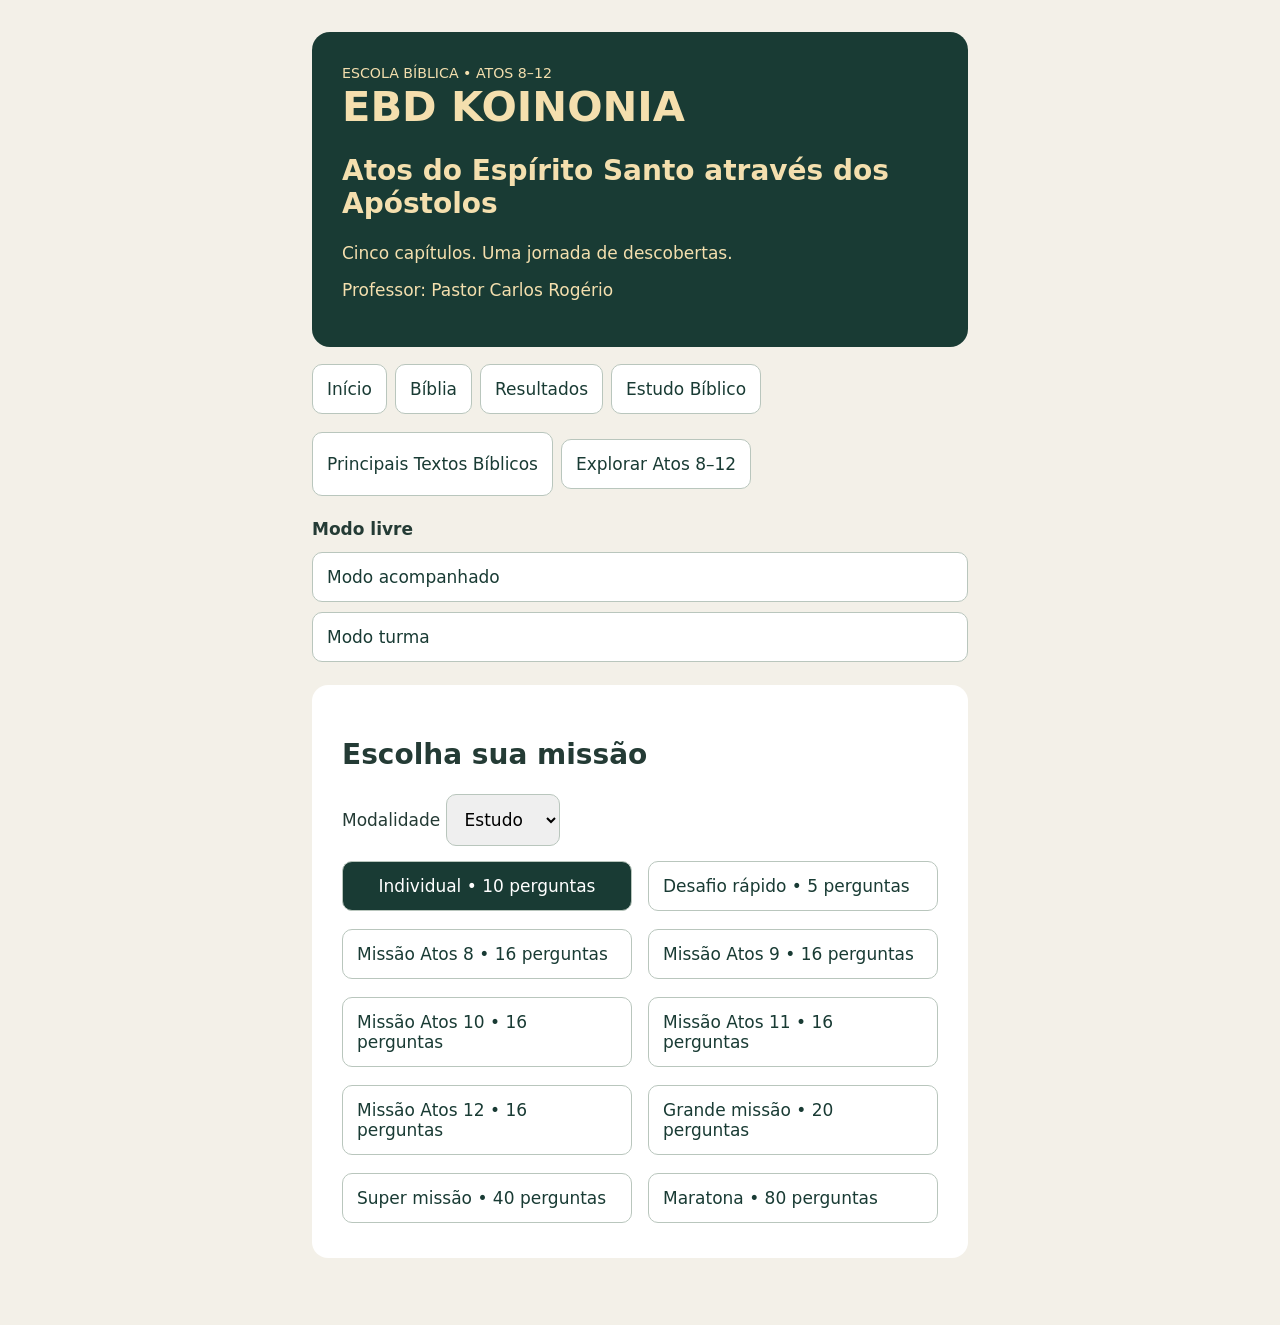
<file: index.html>
<!doctype html><html lang="pt-BR"><meta charset="utf-8"><meta http-equiv="Content-Security-Policy" content="default-src 'none'; script-src 'self' 'unsafe-inline' https://www.gstatic.com https://apis.google.com; style-src 'self' 'unsafe-inline'; img-src 'self'; connect-src 'self' https://identitytoolkit.googleapis.com https://securetoken.googleapis.com https://firestore.googleapis.com https://apis.google.com https://*.firebaseapp.com; frame-src https://*.firebaseapp.com https://accounts.google.com; object-src 'none'; base-uri 'none'; form-action 'none'; manifest-src 'self'; worker-src 'self'"><meta name="referrer" content="no-referrer"><link rel="stylesheet" href="explorar.css"><meta name="viewport" content="width=device-width,initial-scale=1"><link rel="manifest" href="manifest.webmanifest"><link rel="apple-touch-icon" href="icons/apple-touch-icon.png"><script src="pwa.js" defer></script><title>EBD KOINONIA — Atos do Espírito Santo através dos Apóstolos</title><style>*{box-sizing:border-box}body{margin:0;background:#f3f0e8;color:#243b35;font:17px system-ui}main{max-width:720px;margin:auto;padding:24px}header{background:#193b34;color:#f4dfae;padding:30px;border-radius:18px}h1{margin:0;font-size:34px}small{color:inherit}button,select,input{font:inherit;padding:14px;border-radius:10px;border:1px solid #b9c6bd}button{cursor:pointer;background:white;color:#193b34;text-align:left;width:100%;margin:5px 0}button.primary{background:#193b34;color:white;text-align:center}section{background:white;border-radius:16px;padding:20px;margin:18px 0}nav{display:flex;gap:8px;flex-wrap:wrap}nav button{width:auto}progress{width:100%;accent-color:#39765b}.muted{color:#62736c}.correct{background:#d7efdc}.wrong{background:#f8d9d5}dialog{max-width:650px;width:94%;border:0;border-radius:16px;padding:24px}dialog::backdrop{background:#0008}label{display:block;margin:10px 0}h2{font-size:23px}
main{width:min(100%,58rem);padding:clamp(12px,3vw,32px)}
header,section{padding:clamp(16px,3vw,30px)}
h1{font-size:clamp(1.7rem,5vw,2.6rem)}
h2{font-size:clamp(1.28rem,3vw,1.75rem)}
button,select{min-height:44px;max-width:100%;overflow-wrap:anywhere}
button:focus-visible,select:focus-visible,a:focus-visible,summary:focus-visible{
  outline:3px solid #39765b;outline-offset:3px
}
button:disabled{cursor:default;opacity:1}
nav{margin-top:12px}
nav button:disabled{opacity:.65}
.metrics{display:flex;flex-wrap:wrap;gap:.35rem 1.25rem;font-variant-numeric:tabular-nums}
.metrics p{margin:.2rem 0}
.missions,.breakdown{display:grid;gap:.5rem 1rem;grid-template-columns:repeat(2,minmax(0,1fr))}
.breakdown ul{padding-inline-start:1.2em}
details{border-top:1px solid #b9c6bd;padding:.85em 0}
summary{cursor:pointer;overflow-wrap:anywhere}
dialog{max-height:90vh;overflow:auto;color:#243b35}
@media print{
  body{background:white;color:black}
  main>header,main>nav,#view button{display:none}
  #certificate{border:1px solid currentColor;text-align:center;padding:2rem}
}
@media(max-width:540px){.missions,.breakdown{grid-template-columns:1fr}}
@media(min-width:1500px) and (min-height:800px){
  body{font-size:clamp(22px,1.45vw,37px)}
  main{width:min(86vw,78rem)}
  h1{font-size:2em}h2{font-size:1.4em}
  button,select{min-height:56px}
  dialog{max-width:58rem}
}
</style>
<style>
#aluno-mode,.aluno-panel,#aluno-confirm,.aluno-results{line-height:1.5;overflow-wrap:anywhere}
#aluno-mode{margin:1rem 0 .25rem;font-weight:650}
.aluno-panel,.aluno-results{padding:clamp(.85rem,4vw,1.5rem);min-inline-size:0}
.aluno-panel h2,.aluno-results h2,#aluno-confirm h2{margin-block:0 .65rem;font-size:1.45rem}
.aluno-panel h3,.aluno-results h3{margin-block:.8rem .35rem;font-size:1.15rem}
.aluno-panel p,.aluno-results p{margin-block:.55rem .85rem}
.aluno-panel button,#aluno-confirm button,.aluno-panel input:not([type=checkbox]),
.aluno-file-label{min-inline-size:0;max-inline-size:100%;min-block-size:44px;white-space:normal;overflow-wrap:anywhere}
.aluno-panel input[type=text]{display:block;inline-size:100%;margin-block:.25rem .55rem}
.aluno-panel details,.aluno-results details{border:1px solid #b9c6bd;border-radius:.65rem;margin-block:.65rem;padding:.2rem .65rem;min-inline-size:0}
.aluno-panel summary,.aluno-results summary{cursor:pointer;padding-block:.65rem;min-block-size:44px}
.aluno-panel .aluno-check{display:flex;align-items:center;gap:.55rem;min-block-size:44px;cursor:pointer}
.aluno-check input{flex:none;inline-size:1.15rem;block-size:1.15rem;accent-color:#193b34}
.aluno-panel input.aluno-file{position:absolute;inline-size:1px;block-size:1px;min-block-size:0;padding:0;clip-path:inset(50%)}
.aluno-file-label{display:flex;align-items:center;border:1px solid #b9c6bd;border-radius:.65rem;padding:.55rem .7rem;cursor:pointer}
.aluno-file:focus-visible + label,.aluno-panel :focus-visible,#aluno-confirm :focus-visible{outline:3px solid #39765b;outline-offset:2px}
button.aluno-danger{border:1px solid #932b30;color:#81252b;background:#fff2f1}
#aluno-confirm{max-block-size:calc(100% - 1rem);overflow:auto;color:#243b35}
#aluno-confirm p{white-space:pre-line}
#aluno-recovery{overflow-wrap:anywhere}
.aluno-results .breakdown{grid-template-columns:repeat(auto-fit,minmax(min(100%,11rem),1fr))}
.aluno-results progress{display:block;max-inline-size:100%;margin-block:.2rem .55rem}
</style>
<main><header><small>ESCOLA BÍBLICA • ATOS 8–12</small><h1>EBD KOINONIA</h1><h2>Atos do Espírito Santo através dos Apóstolos</h2><p>Cinco capítulos. Uma jornada de descobertas.</p><p>Professor: Pastor Carlos Rogério</p></header><nav><button onclick="home()">Início</button><button id="nav-bible" onclick="bible()">Bíblia</button><button onclick="stats()">Resultados</button><button onclick="location.href='estudo-biblico.html'">Estudo Bíblico</button><button type="button" onclick="location.href='principais-textos.html'">Principais Textos Bíblicos</button></nav><p id="aluno-mode">Modo livre</p><button type="button" id="aluno-open">Modo acompanhado</button><button type="button" id="turma-open">Modo turma</button><div id="view"></div></main><div id="aluno-recovery" hidden style="max-width:58rem;margin:auto;padding:0 1rem"><p id="aluno-status" role="status"></p><button type="button" id="aluno-retry" hidden>Tentar gravar novamente</button><button type="button" id="aluno-reopen" hidden>Reabrir a página</button></div>
<dialog id="aluno-confirm" aria-labelledby="aluno-confirm-title" aria-describedby="aluno-confirm-copy">
  <h2 id="aluno-confirm-title"></h2><p id="aluno-confirm-copy"></p>
  <button type="button" value="cancelar" autofocus>Cancelar</button>
  <button type="button" value="sim">Confirmar</button>
</dialog>
<dialog id="turma-dialog" aria-labelledby="turma-title" class="aluno-panel">
  <h2 id="turma-title">Modo turma</h2><div id="turma-content"></div>
  <p id="turma-status" role="status"></p>
  <button type="button" data-close autofocus>Fechar modo turma</button>
</dialog>
<dialog id="reader"><h2>Consulta bíblica</h2><label>Capítulo <select id="chapter" onchange="read()"></select></label><div id="passage"></div><button onclick="document.querySelector('#reader').close()">Voltar</button></dialog><script src="questoes-v03.js"></script><script>
const summaries={8:'A perseguição dispersa os discípulos. Filipe anuncia Cristo em Samaria e explica Isaías ao oficial etíope. Pedro e João visitam Samaria.',9:'Saulo encontra Jesus no caminho de Damasco. Ananias o visita. Pedro cura Eneias em Lida e Tabita volta à vida em Jope.',10:'Cornélio recebe uma visão em Cesareia. Pedro recebe uma visão em Jope e anuncia Jesus na casa de Cornélio.',11:'Pedro explica a recepção dos gentios. Barnabé e Saulo ensinam em Antioquia. Ágabo anuncia uma fome.',12:'Herodes mata Tiago e prende Pedro. A igreja ora. Pedro é libertado por um anjo e vai à casa de Maria, onde Rode reconhece sua voz.'};

const bank = window.EBD_QUESTOES_V03;
const chapters = [8, 9, 10, 11, 12];
const weights = {'Fácil': 100, 'Intermediária': 150, 'Avançada': 200};
const byId = new Map(Array.isArray(bank) ? bank.map(q => [q.id, q]) : []);
const view = document.querySelector('#view');
const reader = document.querySelector('#reader');
const chapter = document.querySelector('#chapter');
const passage = document.querySelector('#passage');
const navBible = document.querySelector('#nav-bible');
const safeInt = n => Number.isSafeInteger(n) && n >= 0;

let active = null;
let completed = null;
let inActivity = false;
let tickingSince = null;
const records = [];

function escapeHtml(value) {
  return String(value).replace(/[&<>"']/g, ch => ({
    '&': '&amp;', '<': '&lt;', '>': '&gt;', '"': '&quot;', "'": '&#39;'
  })[ch]);
}

function shuffled(values) {
  const copy = values.slice();
  for (let last = copy.length - 1; last > 0; last--) {
    const selected = Math.floor(Math.random() * (last + 1));
    [copy[last], copy[selected]] = [copy[selected], copy[last]];
  }
  return copy;
}

function currentItem() {
  return active ? active.items[active.index] : null;
}

function readerLocked() {
  return active?.mode === 'desafio' && currentItem().choice === null;
}

function updateNavigation() {
  navBible.disabled = Boolean(readerLocked());
}

function startClock() {
  if (active && inActivity && !document.hidden && tickingSince === null) {
    tickingSince = performance.now();
  }
}

function checkpoint() {
  if (tickingSince === null) return;
  const now = performance.now();
  active.elapsed += Math.max(0, Math.round(now - tickingSince));
  tickingSince = now;
}

function pauseClock() {
  checkpoint();
  tickingSince = null;
}

function duration(ms) {
  const seconds = Math.floor(ms / 1000);
  return [Math.floor(seconds / 3600), Math.floor(seconds / 60) % 60, seconds % 60]
    .map(n => String(n).padStart(2, '0')).join(':');
}

function updateClock() {
  const clock = document.querySelector('#elapsed');
  if (clock && active) {
    const pending = tickingSince === null ? 0 : performance.now() - tickingSince;
    clock.textContent = duration(active.elapsed + pending);
  }
}

function stopViewing() {
  pauseClock();
  inActivity = false;
}

function home() {
  stopViewing();
  updateNavigation();
  view.innerHTML = `<section><h2>Escolha sua missão</h2>
    ${active ? '<button class="primary" onclick="resume()">Retomar atividade</button>' : ''}
    <label>Modalidade <select id="mode">
      <option value="estudo">Estudo</option>
      <option value="desafio">Desafio</option>
    </select></label>
    <div class="missions">
      <button class="primary" onclick="start(10)">Individual • 10 perguntas</button>
      <button onclick="start(5)">Desafio rápido • 5 perguntas</button>
      ${chapters.map(c => `<button onclick="start(16,${c})">Missão Atos ${c} • 16 perguntas</button>`).join('')}
      <button onclick="start(20)">Grande missão • 20 perguntas</button>
      <button onclick="start(40)">Super missão • 40 perguntas</button>
      <button onclick="start(80)">Maratona • 80 perguntas</button>
    </div><p id="bank-status" role="status" hidden></p></section>`;
  if (active) document.querySelector('#mode').value = active.mode;
}

function start(total, selectedChapter, replacementApproved = false, requestedMode) {
  if (inActivity || ![5, 10, 16, 20, 40, 80].includes(total)) return;
  const pool = byId.size !== 80 ? [] :
    selectedChapter === undefined ? bank : bank.filter(q => q.capitulo === selectedChapter);
  if (pool.length < total) {
    const bankStatus = document.querySelector('#bank-status');
    bankStatus.textContent = 'Banco de questões indisponível. Verifique o arquivo questoes-v03.js.';
    bankStatus.hidden = false;
    return;
  }
  if (active && !replacementApproved && !confirm('Substituir a atividade em andamento?')) return;
  active = {
    mode: requestedMode || document.querySelector('#mode').value, elapsed: 0, index: 0,
    items: shuffled(pool).slice(0, total).map(q => ({
      id: q.id, order: shuffled(q.alternativas.map((_, index) => index)),
      choice: null, hint: false, consults: 0, assistedConsults: 0
    }))
  };
  resume();
}

function resume() {
  if (!active) return;
  inActivity = true;
  startClock();
  question(true);
}

function activityQuestion(activity, item) {
  return activity?.questions?.find(q => q.id === item.id) ?? byId.get(item.id);
}

function resultOf(item, activity = active) {
  const q = activityQuestion(activity, item);
  const correct = item.choice !== null && item.order[item.choice] === q.indiceRespostaCorreta;
  const multiplier = activity.mode === 'desafio' ? 2 :
    item.hint && item.assistedConsults ? 0.5 : item.hint || item.assistedConsults ? 0.75 : 1;
  return {correct, points: correct ? Math.round(weights[q.dificuldade] * multiplier) : 0};
}

function totals(activity = active) {
  return activity.items.reduce((sum, item) => {
    if (item.choice === null) return sum;
    const result = resultOf(item, activity);
    sum.answered++;
    sum.score += Number(result.correct);
    sum.points += result.points;
    return sum;
  }, {answered: 0, score: 0, points: 0});
}

function question(focus = false) {
  const item = currentItem();
  const q = activityQuestion(active, item);
  const done = item.choice !== null;
  const correctIndex = item.order.indexOf(q.indiceRespostaCorreta);
  const sum = totals();
  const hintAllowed = active.mode === 'estudo';
  updateNavigation();
  view.innerHTML = `<section>
    <small>${escapeHtml(q.titulo)} • Atos ${q.capitulo} • ${active.mode === 'estudo' ? 'Estudo' : 'Desafio'}</small>
    <div class="metrics">
      <p>Respondidas ${sum.answered}/${active.items.length}</p>
      <p>Acertos ${sum.score}</p><p>Pontos ${sum.points}</p>
      <p>Tempo <span id="elapsed">${duration(active.elapsed)}</span></p>
    </div>
    <progress aria-label="Perguntas respondidas" value="${sum.answered}" max="${active.items.length}"></progress>
    <h2 id="question-title" tabindex="-1">${active.index + 1}. ${escapeHtml(q.pergunta)}</h2>
    ${item.order.map((option, j) => {
      const style = done && j === correctIndex ? 'correct' : done && j === item.choice ? 'wrong' : '';
      const label = style === 'correct' ? ' — resposta correta' : style === 'wrong' ? ' — sua resposta' : '';
      return `<button class="option ${style}" ${done ? 'disabled' : ''} onclick="answer(${j})">${escapeHtml(q.alternativas[option])}${label}</button>`;
    }).join('')}
    ${hintAllowed && !done && !item.hint ? '<button onclick="revealHint()">Revelar pista</button>' : ''}
    ${hintAllowed && item.hint ? `<p id="hint" tabindex="-1"><strong>Pista</strong> ${escapeHtml(q.pista)}</p>` : ''}
    ${hintAllowed || done ? `<button onclick="bible(${q.capitulo})">Consultar Bíblia / guia</button>` : ''}
    ${done ? `<div id="feedback" tabindex="-1">
      <h3>${item.choice === correctIndex ? 'Você acertou!' : 'Uma nova descoberta!'}</h3>
      <p>${escapeHtml(q.explicacao)} — ${escapeHtml(q.referenciaBiblica)}</p>
      <p>+${resultOf(item).points} pontos</p>
      <button class="primary" onclick="next()">${active.index + 1 === active.items.length ? 'Concluir' : 'Continuar'}</button>
    </div>` : ''}</section>`;
  updateClock();
  if (focus) document.querySelector('#question-title').focus();
}

function revealHint() {
  const item = currentItem();
  if (!inActivity || active?.mode !== 'estudo' || item.choice !== null || item.hint) return;
  item.hint = true;
  question();
  document.querySelector('#hint').focus();
}

function answer(j) {
  const item = currentItem();
  if (!inActivity || !item || item.choice !== null || !safeInt(j) || j >= item.order.length) return;
  item.choice = j;
  checkpoint();
  question();
  document.querySelector('#feedback').focus();
}

function next() {
  const item = currentItem();
  if (!inActivity || !item || item.choice === null) return;
  if (active.index + 1 < active.items.length) {
    active.index++;
    question(true);
    return;
  }
  pauseClock();
  const result = makeResult(active, new Date().toISOString());
  completed = result;
  records.push(result);
  active = null;
  inActivity = false;
  showResult();
}

function makeResult(activity, date) {
  const sum = totals(activity);
  return {
    mode: activity.mode, date,
    total: activity.items.length, score: sum.score, points: sum.points,
    elapsed: activity.elapsed, consults: activity.items.reduce((n, row) => n + row.consults, 0),
    answers: activity.items.map(row => {
      const q = activityQuestion(activity, row);
      return {id: q.id, chapter: q.capitulo, category: q.categoria,
        difficulty: q.dificuldade, hint: row.hint, consults: row.consults, ...resultOf(row, activity)};
    })
  };
}

function showResult() {
  updateNavigation();
  view.innerHTML = `<section><h2>Missão concluída!</h2>
    <h1>${completed.score}/${completed.total}</h1>
    <p>${completed.points} pontos • ${duration(completed.elapsed)}</p>
    <details><summary>Cartão de desempenho</summary>
      <p>${completed.mode === 'desafio' ? 'Desafio' : 'Estudo'} • ${completed.consults} consultas</p>
      ${breakdown(completed.answers)}</details>
    ${window.EBDAluno?.selected ? '' : `<p><a href="https://wa.me/?text=${encodeURIComponent(shareText())}" target="_blank" rel="noopener">Compartilhar pelo WhatsApp</a></p>
    <button onclick="share()">Compartilhar resultado</button>`}
    <button onclick="certificate()">Certificado</button>
    <button onclick="home()">Nova missão</button></section>`;
}

function certificate() {
  if (!completed) return;
  const name = prompt('Nome para o certificado', '');
  if (!name?.trim()) return;
  view.innerHTML = `<section id="certificate">
    <h2>Certificado de conclusão</h2>
    <p>EBD KOINONIA • Atos 8–12</p>
    <h3>${escapeHtml(name.trim())}</h3>
    <p>Concluiu a missão no modo ${completed.mode === 'desafio' ? 'Desafio' : 'Estudo'}
      com ${completed.score}/${completed.total} acertos e ${completed.points} pontos.</p>
    <p>${escapeHtml(new Date(completed.date).toLocaleDateString('pt-BR'))}</p>
    <button onclick="window.print()">Imprimir certificado</button>
    <button onclick="showResult()">Voltar ao resultado</button>
  </section>`;
}

function shareText() {
  return `Concluí uma missão da EBD KOINONIA — Atos do Espírito Santo através dos Apóstolos! Acertei ${completed.score} de ${completed.total} perguntas.`;
}

function share() {
  if (!completed || window.EBDAluno?.selected) return;
  const text = shareText();
  if (navigator.share) navigator.share({text}).catch(() => {});
  else if (navigator.clipboard) navigator.clipboard.writeText(text)
    .then(() => alert('Resultado copiado')).catch(() => prompt('Copie seu resultado', text));
  else prompt('Copie seu resultado', text);
}

function bible(c = 8) {
  if (readerLocked() || !chapters.includes(c) || reader.open) return;
  const item = currentItem();
  if (item && inActivity) {
    item.consults++;
    if (item.choice === null) item.assistedConsults++;
  }
  chapter.value = String(c);
  read();
  reader.showModal();
}

function read() {
  const c = Number(chapter.value);
  if (!chapters.includes(c)) return;
  passage.innerHTML = `<p><strong>Guia de leitura — Atos ${c}</strong></p>
    <p>${escapeHtml(summaries[c])}</p>
    <p class="muted">Resumo autoral do capítulo.</p>
    <a href="https://www.biblegateway.com/passage/?search=Acts%20${c}&amp;version=ARC" target="_blank" rel="noopener">Abrir capítulo em uma Bíblia online</a>`;
}

function breakdown(answers, detailed = false) {
  if (!answers.length && !detailed) return '';
  const dimensions = [['chapter', 'Capítulo'], ['category', 'Categoria'], ['difficulty', 'Dificuldade']];
  return `<div class="breakdown">${dimensions.map(([key, title]) => {
    const groups = new Map();
    if (detailed && key === 'chapter') {
      for (const c of chapters) groups.set('Atos ' + c, {correct: 0, count: 0, points: 0});
    }
    if (detailed && key !== 'chapter' && !answers.length) return '';
    for (const row of answers) {
      const label = key === 'chapter' ? `Atos ${row.chapter}` : row[key];
      const sum = groups.get(label) || {correct: 0, count: 0, points: 0};
      sum.correct += Number(row.correct);
      sum.count++;
      sum.points += row.points;
      groups.set(label, sum);
    }
    const labels = [...groups.keys()].sort((a,b) => a.localeCompare(b, 'pt-BR', {numeric:true}));
    return `<div><h3>${title}</h3><ul>${labels.map(label => {
      const {correct, count, points} = groups.get(label);
      if (!count) return `<li>${escapeHtml(label)} — capítulo não estudado</li>`;
      const percentage = Math.round(100 * correct / count);
      return `<li>${escapeHtml(label)} — ${correct}/${count} acertos (${percentage}%) • ${points} pts
        ${detailed ? `<progress aria-label="Aproveitamento em ${escapeHtml(label)}" max="100" value="${percentage}"></progress>` : ''}</li>`;
    }).join('')}</ul></div>`;
  }).join('')}</div>`;
}

function stats() {
  stopViewing();
  const sum = key => records.reduce((n, r) => n + r[key], 0);
  const mostRecent = [...records].sort((a, b) => Date.parse(b.date) - Date.parse(a.date));
  if (window.EBDAluno?.selected) {
    const answered = sum('total');
    const correct = sum('score');
    const rows = records.flatMap(record => record.answers);
    const covered = new Set(rows.filter(row => byId.has(row.id)).map(row => row.id)).size;
    const percentage = answered ? Math.round(100 * correct / answered) : null;
    const missions = records.length === 1 ? '1 missão concluída' : records.length + ' missões concluídas';
    view.innerHTML = `<section class="aluno-results"><h2>Painel individual de desempenho</h2>
      ${active ? `<p>${escapeHtml(window.EBDAluno.summary(active))}</p>
        <button class="primary" onclick="resume()">Retomar atividade</button>` : ''}
      <h3>Missões concluídas</h3>
      <p>${missions} · ${answered} perguntas respondidas · ${correct} acertos · ${answered - correct} erros</p>
      <p>Aproveitamento ${percentage === null ? 'indisponível' : percentage + '%'}</p>
      ${percentage === null ? '' : `<progress aria-label="Aproveitamento geral" max="100" value="${percentage}"></progress>`}
      <p>${sum('points')} pontos · ${sum('consults')} consultas bíblicas · ${duration(sum('elapsed'))} de tempo registrado</p>
      <p>Cobertura do banco atual nas missões concluídas · ${covered}/${byId.size} perguntas distintas</p>
      ${byId.size ? `<progress aria-label="Cobertura do banco" max="${byId.size}" value="${covered}"></progress>` : ''}
      ${breakdown(rows, true)}
      <h3>Histórico</h3>
      ${mostRecent.length ? mostRecent.map(record => `<details><summary>${escapeHtml(new Date(record.date).toLocaleString('pt-BR'))}
        · ${record.mode === 'desafio' ? 'Desafio' : 'Estudo'} · ${record.score}/${record.total} acertos</summary>
        <p>${record.points} pontos · ${record.consults} consultas bíblicas · ${duration(record.elapsed)}</p>
        ${breakdown(record.answers)}</details>`).join('') : '<p>Sem missões concluídas.</p>'}
      <p class="muted">Resultados calculados localmente, sem verificação externa.</p></section>`;
    return;
  }
  view.innerHTML = `<section><h2>${window.EBDAluno?.selected ? 'Painel individual de desempenho' : 'Resultados desta página'}</h2>
    <p>Missões concluídas ${records.length} • Acertos ${sum('score')}/${sum('total')} • Consultas ${sum('consults')}</p>
    ${breakdown(records.flatMap(r => r.answers))}
    ${mostRecent.map(r => `<details><summary>${escapeHtml(new Date(r.date).toLocaleString('pt-BR'))}
      • ${r.mode === 'desafio' ? 'Desafio • ' : r.mode === 'estudo' ? 'Estudo • ' : ''}${r.score}/${r.total} acertos</summary>
      <p>${r.consults} consultas${safeInt(r.points) && safeInt(r.elapsed) ?
        ` • ${r.points} pontos • ${duration(r.elapsed)}` : ''}</p>${breakdown(r.answers)}</details>`).join('')}
    <p class="muted">${window.EBDAluno?.selected ? 'Resultados calculados localmente, sem verificação externa.' : 'Resultados disponíveis enquanto esta página estiver aberta.'}</p></section>`;
}

chapter.innerHTML = chapters.map(c => `<option value="${c}">${c}</option>`).join('');
document.addEventListener('visibilitychange', () => {
  if (document.hidden) pauseClock();
  else startClock();
  updateClock();
});
window.addEventListener('pagehide', pauseClock);
window.addEventListener('pageshow', startClock);
setInterval(() => {
  checkpoint();
  updateClock();
}, 1000);
home();
</script><script src="aluno-dados.js"></script><script src="aluno.js"></script><script src="explorar.js"></script><script src="turma-core.js"></script><script src="turma.js"></script></html>
</file>
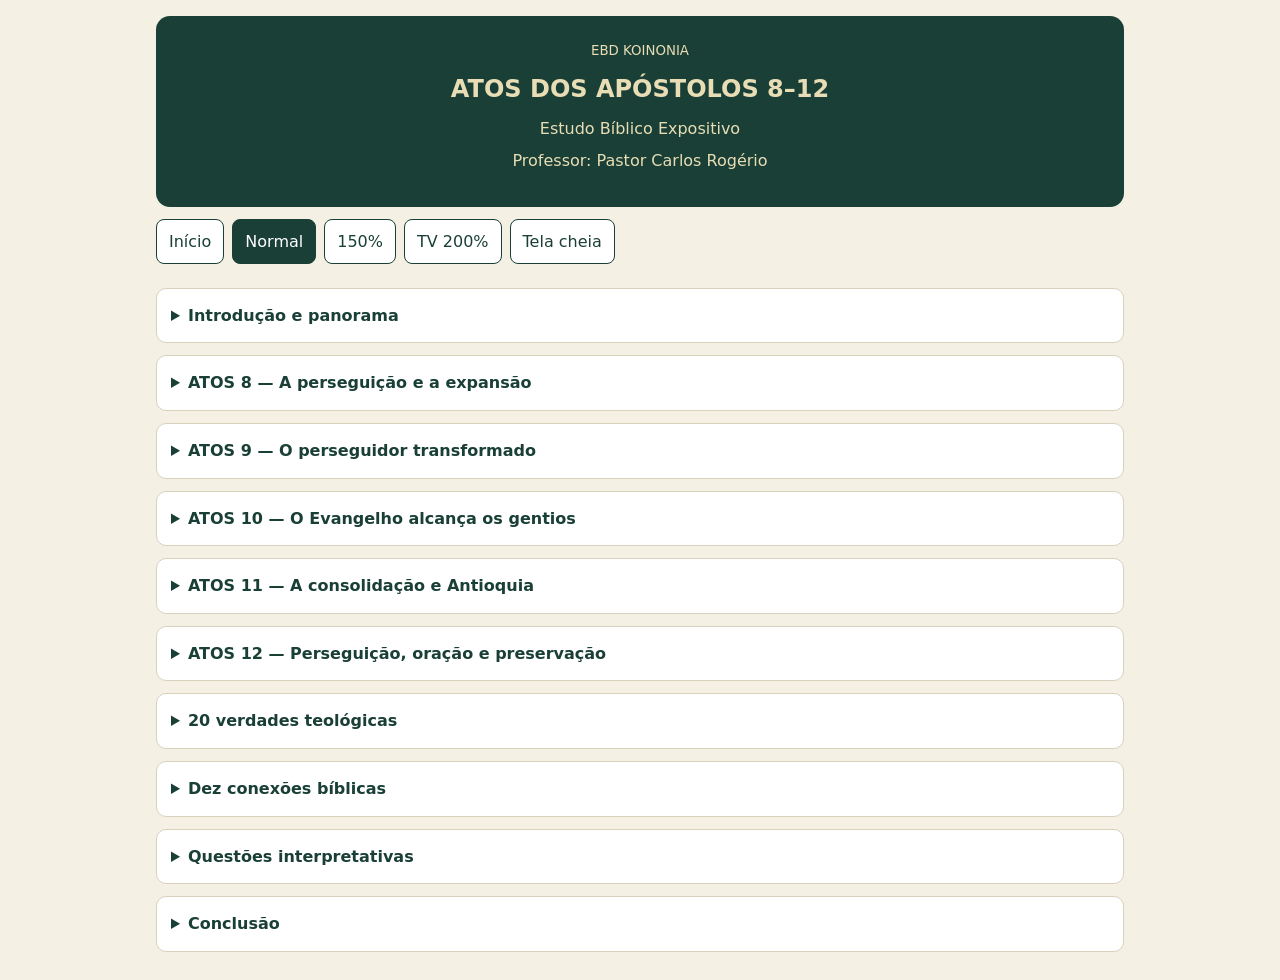
<file: estudo-biblico.html>
<!doctype html><html lang="pt-BR"><head><meta charset="utf-8"><meta name="viewport" content="width=device-width,initial-scale=1"><title>Estudo Bíblico — EBD KOINONIA</title><style>
*{box-sizing:border-box}body{margin:0;background:#f5f0e4;color:#193f36;font-family:system-ui,sans-serif}main{max-width:1000px;margin:auto;padding:16px}header{background:#193f36;color:#e8ddb5;padding:24px;border-radius:14px;text-align:center}header h1{font-size:1.5rem}nav{display:flex;flex-wrap:wrap;gap:8px;padding:12px 0;position:sticky;top:0;background:#f5f0e4;z-index:1}button,a{font:inherit;padding:12px;border:1px solid #193f36;border-radius:8px;background:#fff;color:#193f36;text-decoration:none;cursor:pointer}button[aria-pressed=true]{background:#193f36;color:white}#study{font-size:calc(1rem * var(--scale,1));line-height:1.6;overflow-wrap:anywhere}details{background:#fff;border:1px solid #d8d1bd;border-radius:10px;margin:12px 0;padding:14px}summary{font-weight:bold;cursor:pointer}h2{font-size:1.15em;margin-top:1.4em}li{margin:.4em 0}ul,ol{padding-left:1.5em}p{margin:.8em 0}
</style><link rel="manifest" href="manifest.webmanifest"><link rel="apple-touch-icon" href="icons/apple-touch-icon.png"><script src="pwa.js" defer></script></head><body><main><header><small>EBD KOINONIA</small><h1>ATOS DOS APÓSTOLOS 8–12</h1><p>Estudo Bíblico Expositivo</p><p>Professor: Pastor Carlos Rogério</p></header><nav aria-label="Controles de leitura"><a href="index.html">Início</a><button data-scale="1" aria-pressed="true">Normal</button><button data-scale="1.5" aria-pressed="false">150%</button><button data-scale="2" aria-pressed="false">TV 200%</button><button id="full">Tela cheia</button></nav><article id="study"><details><summary>Introdução e panorama</summary>
<p>Atos 1:8 fornece o programa narrativo da expansão do testemunho cristão: Jerusalém, Judeia, Samaria e até os confins da terra. Os capítulos 8–12 apresentam dispersão, transformação, inclusão, consolidação e preservação.</p>
</details>
<details><summary>ATOS 8 — A perseguição e a expansão</summary>
<h2>8:1–4 | A igreja dispersa</h2>
<ul>
<li>Estêvão é morto; Saulo aprova sua morte e persegue os cristãos.</li>
<li>Homens e mulheres são presos; os discípulos se espalham pela Judeia e Samaria.</li>
<li>Os dispersos anunciam a Palavra por onde passam.</li>
</ul>
<p>Referências: At 1:8; 7:58–60; 11:19</p>
<h2>8:5–8 | Filipe em Samaria</h2>
<ul>
<li>Filipe anuncia Cristo em Samaria.</li>
<li>Multidões prestam atenção à mensagem e aos sinais.</li>
<li>O texto registra grande alegria naquela cidade.</li>
</ul>
<p>Referências: Jo 4:4–42; At 21:8</p>
<h2>8:9–25 | Simão e o dinheiro</h2>
<ul>
<li>Simão impressionava a população com práticas mágicas.</li>
<li>Creu e foi batizado, mas ofereceu dinheiro para obter poder espiritual.</li>
<li>Pedro denuncia o erro e chama Simão ao arrependimento.</li>
<li>O texto não esclarece definitivamente seu destino espiritual.</li>
</ul>
<p>Referências: Mt 6:24; 1Tm 6:5–10</p>
<h2>8:26–40 | Filipe e o oficial etíope</h2>
<ul>
<li>Um anjo dirige Filipe ao caminho de Gaza; o Espírito o orienta a aproximar-se.</li>
<li>O oficial lê Isaías 53:7–8 e pede explicação.</li>
<li>Filipe começa nas Escrituras e anuncia Jesus.</li>
<li>O oficial é batizado; Filipe continua evangelizando até Cesareia.</li>
</ul>
<p>Referências: Is 53:7–8; Lc 24:27</p>
<h2>8 | Questões de interpretação</h2>
<ul>
<li>O oficial etíope estava ligado ao antigo mundo de Cuxe, não necessariamente à Etiópia atual.</li>
<li>Atos 8:37 é uma variante textual ausente de importantes manuscritos antigos.</li>
<li>A recepção do Espírito pelos samaritanos é narrada em uma etapa específica da expansão da igreja.</li>
</ul>
<p>Referências: At 8:14–17; 10:44–48</p>
</details>
<details><summary>ATOS 9 — O perseguidor transformado</summary>
<h2>9:1–9 | Saulo na estrada de Damasco</h2>
<ul>
<li>Saulo procura autorização para prender seguidores do Caminho.</li>
<li>Uma luz do céu o envolve; Jesus pergunta: “Por que me persegues?”</li>
<li>Jesus se identifica com os discípulos perseguidos.</li>
<li>Saulo é conduzido pela mão e permanece três dias sem ver.</li>
</ul>
<p>Referências: At 22:6–11; 26:12–18; Fp 3:4–11</p>
<h2>9:10–19 | A obediência de Ananias</h2>
<ul>
<li>Ananias recebe instruções precisas sobre onde encontrar Saulo.</li>
<li>Ele expressa receio por conhecer a reputação do perseguidor.</li>
<li>O Senhor revela que Saulo levará seu nome a gentios, reis e israelitas.</li>
<li>Ananias o acolhe como irmão; Saulo recupera a visão e é batizado.</li>
</ul>
<p>Referências: At 9:15–17</p>
<h2>9:20–31 | Saulo anuncia Jesus</h2>
<ul>
<li>Saulo passa a anunciar nas sinagogas que Jesus é o Filho de Deus.</li>
<li>A antiga perseguição dá lugar à oposição contra o próprio Saulo.</li>
<li>Barnabé o apresenta aos apóstolos em Jerusalém.</li>
<li>A igreja desfruta de paz, edificação e crescimento.</li>
</ul>
<p>Referências: Gl 1:15–24; At 9:31</p>
<h2>9:32–35 | Eneias em Lida</h2>
<ul>
<li>Pedro encontra Eneias, paralítico havia oito anos.</li>
<li>Pedro atribui a cura a Jesus Cristo.</li>
<li>O acontecimento contribui para que pessoas se voltem ao Senhor.</li>
</ul>
<p>Referências: At 9:34–35</p>
<h2>9:36–43 | Tabita em Jope</h2>
<ul>
<li>Tabita, também chamada Dorcas, era conhecida por boas obras e esmolas.</li>
<li>As viúvas mostram roupas que ela havia feito.</li>
<li>Pedro ora, ordena que se levante e a apresenta viva.</li>
<li>Muitos creem no Senhor em Jope.</li>
</ul>
<p>Referências: Mc 5:35–43; Tg 2:14–17</p>
</details>
<details><summary>ATOS 10 — O Evangelho alcança os gentios</summary>
<h2>10:1–8 | Cornélio em Cesareia</h2>
<ul>
<li>Cornélio é centurião, piedoso, generoso e dedicado à oração.</li>
<li>Um anjo manda chamar Pedro em Jope.</li>
<li>Sua piedade não torna desnecessária a mensagem de Cristo.</li>
</ul>
<p>Referências: At 11:14</p>
<h2>10:9–23 | A visão de Pedro</h2>
<ul>
<li>Pedro ora no terraço e vê um grande lençol com animais.</li>
<li>A voz diz que ele não deve considerar comum aquilo que Deus purificou.</li>
<li>O Espírito o orienta a acompanhar os enviados de Cornélio.</li>
<li>Pedro ainda reflete sobre o significado da visão.</li>
</ul>
<p>Referências: Lv 11; Mc 7:14–23</p>
<h2>10:24–33 | O encontro em Cesareia</h2>
<ul>
<li>Cornélio reúne parentes e amigos para ouvir Pedro.</li>
<li>Pedro recusa a reverência indevida e diz que também é homem.</li>
<li>Pedro declara que Deus lhe mostrou não chamar nenhuma pessoa impura.</li>
<li>A casa está reunida para ouvir o que Deus ordenou.</li>
</ul>
<p>Referências: At 10:28</p>
<h2>10:34–43 | O sermão de Pedro</h2>
<ul>
<li>Deus não faz acepção de pessoas; Jesus Cristo é Senhor de todos.</li>
<li>Pedro anuncia o ministério de Jesus, suas obras e sua morte.</li>
<li>Deus ressuscitou Jesus ao terceiro dia; testemunhas o viram.</li>
<li>Jesus é juiz dos vivos e dos mortos; quem nele crê recebe perdão.</li>
</ul>
<p>Referências: At 10:34–43; 1Co 15:3–5</p>
<h2>10:44–48 | O Espírito e os gentios</h2>
<ul>
<li>O Espírito Santo desce enquanto Pedro ainda fala.</li>
<li>Os cristãos judeus ficam admirados com o dom concedido aos gentios.</li>
<li>Pedro ordena o batismo em água dos que receberam o Espírito.</li>
</ul>
<p>Referências: At 11:15–18; Ef 2:11–22</p>
</details>
<details><summary>ATOS 11 — A consolidação e Antioquia</summary>
<h2>11:1–18 | Pedro presta esclarecimentos</h2>
<ul>
<li>Cristãos de origem judaica questionam a convivência de Pedro com incircuncisos.</li>
<li>Pedro narra a visão, a orientação do Espírito e o testemunho dos seis irmãos.</li>
<li>Ele relata que o Espírito desceu sobre os gentios.</li>
<li>A igreja glorifica a Deus e reconhece o arrependimento para a vida.</li>
</ul>
<p>Referências: At 10:1–48; 11:18</p>
<h2>11:19–21 | A igreja em Antioquia</h2>
<ul>
<li>A dispersão após Estêvão leva cristãos à Fenícia, Chipre e Antioquia.</li>
<li>Alguns anunciam Jesus a públicos de língua e cultura gregas.</li>
<li>A mão do Senhor está com eles e muitos creem.</li>
</ul>
<p>Referências: At 8:1–4; 13:1–3</p>
<h2>11:22–24 | Barnabé fortalece a igreja</h2>
<ul>
<li>A igreja de Jerusalém envia Barnabé a Antioquia.</li>
<li>Ele reconhece a graça de Deus e se alegra.</li>
<li>Exorta os discípulos a permanecerem firmes no Senhor.</li>
<li>É descrito como homem bom, cheio do Espírito e de fé.</li>
</ul>
<p>Referências: At 4:36–37; 9:27</p>
<h2>11:25–26 | Saulo e o ensino</h2>
<ul>
<li>Barnabé vai a Tarso procurar Saulo e o leva para Antioquia.</li>
<li>Ambos ensinam a comunidade durante cerca de um ano.</li>
<li>Em Antioquia os discípulos são chamados cristãos pela primeira vez.</li>
</ul>
<p>Referências: At 13:1–3</p>
<h2>11:27–30 | Solidariedade na fome</h2>
<ul>
<li>Ágabo anuncia uma grande fome, situada no governo de Cláudio.</li>
<li>Os discípulos organizam auxílio aos irmãos da Judeia.</li>
<li>Cada um contribui segundo suas possibilidades.</li>
<li>Barnabé e Saulo levam a ajuda aos presbíteros.</li>
</ul>
<p>Referências: At 2:44–45; 2Co 8:1–15</p>
</details>
<details><summary>ATOS 12 — Perseguição, oração e preservação</summary>
<h2>12:1–4 | Herodes persegue a igreja</h2>
<ul>
<li>Herodes Agripa I manda executar Tiago, irmão de João.</li>
<li>Vendo a reação favorável de alguns, manda prender Pedro.</li>
<li>Pedro é entregue a quatro grupos de quatro soldados.</li>
</ul>
<p>Referências: At 12:1–4</p>
<h2>12:5–6 | A igreja persevera em oração</h2>
<ul>
<li>Pedro permanece preso sob forte vigilância.</li>
<li>A igreja dirige a Deus oração perseverante por ele.</li>
<li>Pedro dorme entre dois soldados, preso por duas cadeias.</li>
</ul>
<p>Referências: Lc 18:1; Ef 6:18</p>
<h2>12:7–11 | A libertação de Pedro</h2>
<ul>
<li>Um anjo desperta Pedro; suas cadeias caem.</li>
<li>Ele se veste, calça as sandálias e segue o anjo.</li>
<li>Passa pelos guardas e pela porta de ferro que se abre.</li>
<li>Reconhece que o Senhor o livrou das mãos de Herodes.</li>
</ul>
<p>Referências: At 12:7–11</p>
<h2>12:12–17 | Oração e surpresa</h2>
<ul>
<li>Muitos oram na casa de Maria, mãe de João Marcos.</li>
<li>Rode reconhece a voz de Pedro, mas não abre logo o portão.</li>
<li>Os presentes inicialmente não acreditam no anúncio.</li>
<li>Pedro relata o livramento e pede que avisem Tiago e os irmãos.</li>
</ul>
<p>Referências: At 12:12–17</p>
<h2>12:18–25 | Herodes e a Palavra</h2>
<ul>
<li>Herodes procura Pedro e pune os guardas.</li>
<li>Em Cesareia recebe aclamações que lhe atribuem honra divina.</li>
<li>Lucas relata sua morte como julgamento por não dar glória a Deus.</li>
<li>A Palavra de Deus continua crescendo e se multiplicando.</li>
</ul>
<p>Referências: Dn 4:28–37; At 12:24</p>
</details>
<details><summary>20 verdades teológicas</summary>
<ol start="1">
<li>A perseguição não interrompeu o Evangelho — At 8:1–4; 11:19</li>
<li>Cristo é o centro da pregação — At 8:5,35; 9:20; 10:36–43</li>
<li>O Evangelho atravessa barreiras culturais — At 8:5–17; 10:28–35</li>
<li>A fé exige mais do que admiração pelos sinais — At 8:13–24</li>
<li>As Escrituras apontam para Cristo — At 8:30–35</li>
<li>Jesus se identifica com sua igreja — At 9:4–5</li>
<li>A graça transforma perseguidores — At 9:1–22</li>
<li>Deus utiliza discípulos comuns — At 9:10–19</li>
<li>Discipulado envolve acolhimento — At 9:26–28</li>
<li>Fé se manifesta em boas obras — At 9:36–39</li>
<li>Deus não faz acepção de pessoas — At 10:34–35</li>
<li>O perdão é anunciado mediante a fé em Cristo — At 10:43</li>
<li>O Espírito confirma a recepção dos gentios — At 10:44–48</li>
<li>A igreja deve reconhecer a obra de Deus — At 11:1–18</li>
<li>A liderança fortalece os discípulos — At 11:22–24</li>
<li>O ensino sustenta o crescimento — At 11:25–26</li>
<li>A generosidade responde às necessidades — At 11:27–30</li>
<li>A oração é essencial na perseguição — At 12:5–17</li>
<li>Os fiéis podem enfrentar desfechos diferentes — At 12:1–11</li>
<li>A Palavra avança apesar da oposição — At 12:24</li>
</ol>
</details>
<details><summary>Dez conexões bíblicas</summary>
<ol start="21">
<li>Estêvão, Saulo e a missão — At 7:58–8:4 → 9:1–22 → 11:19–26</li>
<li>Filipe, Samaria e Pedro — At 8:5–17</li>
<li>Oficial etíope e Cornélio — At 8:26–40; 10:1–48</li>
<li>Ananias e Barnabé na vida de Saulo — At 9:10–19; 9:26–28; 11:25–26</li>
<li>Jope e Cesareia: Pedro aprende — At 9:43; 10:6–28</li>
<li>A visão e a explicação — At 10:9–16; 11:4–18</li>
<li>Dispersão e Antioquia — At 8:1–4; 11:19–21</li>
<li>Tabita e a solidariedade — At 9:36–39; 11:27–30</li>
<li>Tiago e Pedro: resultados distintos — At 12:1–17</li>
<li>Herodes e a Palavra — At 12:1–24</li>
</ol>
</details>
<details><summary>Questões interpretativas</summary>
<ul>
<li>Atos 8:37 apresenta variante textual importante.</li>
<li>O destino espiritual final de Simão não é esclarecido.</li>
<li>Atos 8 e Atos 10 narram diferentes sequências de recepção do Espírito.</li>
<li>Pedro aplica a visão à aceitação de pessoas (At 10:28).</li>
<li>A piedade de Cornélio não substitui o anúncio da salvação em Jesus (At 11:14).</li>
<li>A morte de Tiago e o livramento de Pedro impedem promessas automáticas de libertação.</li>
</ul>
</details>
<details><summary>Conclusão</summary>
<p>A perseguição dispersou os discípulos, a graça transformou Saulo, o Espírito confirmou a recepção dos gentios, Antioquia amadureceu e a Palavra continuou crescendo apesar de Herodes. “E a palavra de Deus crescia e se multiplicava.” (At 12:24).</p>
<p>Nota editorial: referências e paráfrases preservam o sentido do estudo; para leitura pública, consulte o texto bíblico integral na tradução adotada pela igreja.</p>
</details></article></main><script>const study=document.getElementById('study');document.querySelectorAll('[data-scale]').forEach(b=>b.addEventListener('click',()=>{study.style.setProperty('--scale',b.dataset.scale);document.querySelectorAll('[data-scale]').forEach(x=>x.setAttribute('aria-pressed',String(x===b)))}));const full=document.getElementById('full');if(!document.fullscreenEnabled||!document.documentElement.requestFullscreen)full.hidden=true;full.addEventListener('click',async()=>{try{if(document.fullscreenElement)await document.exitFullscreen();else await document.documentElement.requestFullscreen()}catch(e){alert('Tela cheia indisponível neste navegador.')}});document.addEventListener('fullscreenchange',()=>full.textContent=document.fullscreenElement?'Sair da tela cheia':'Tela cheia');</script></body></html>
</file>
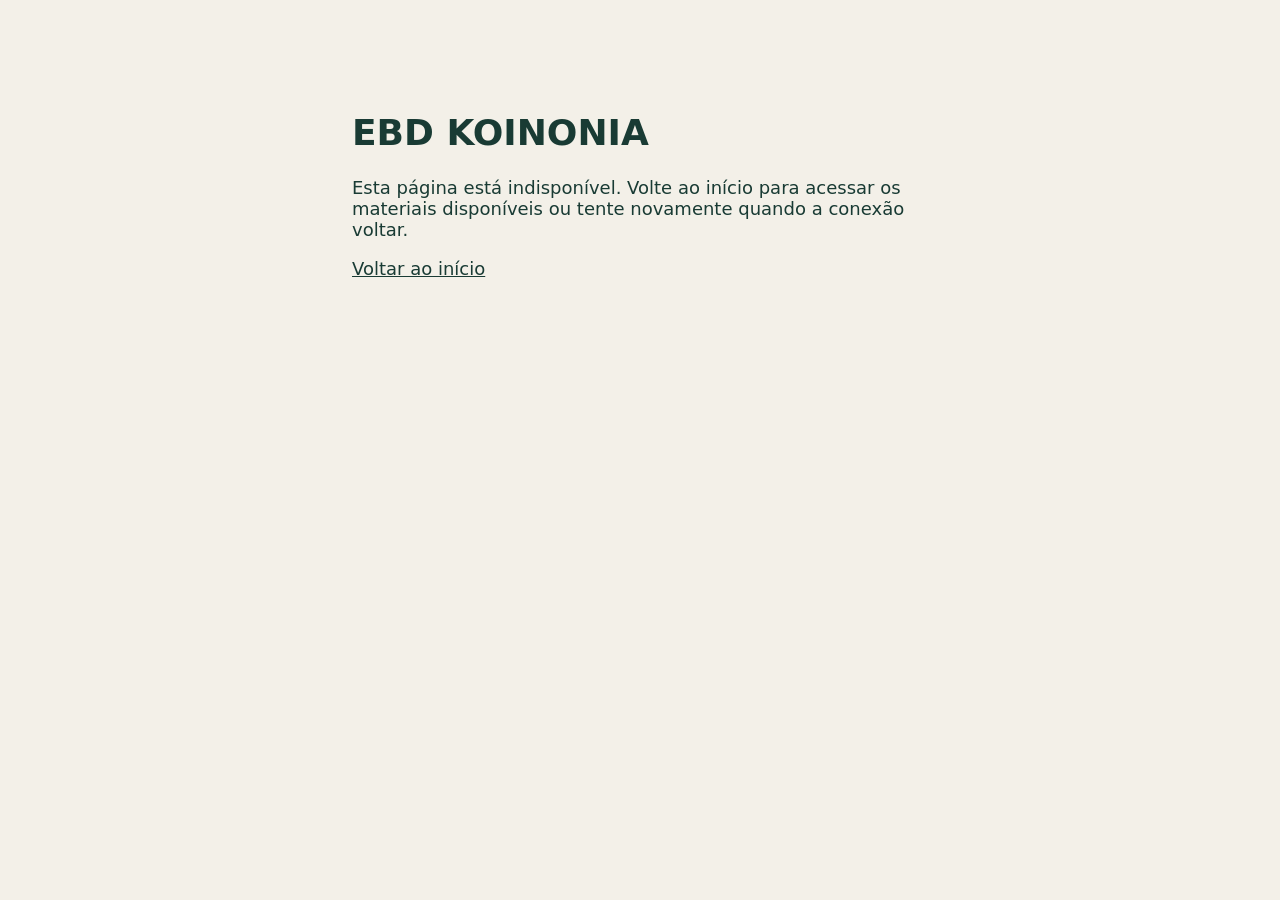
<file: offline.html>
<!doctype html>
<html lang="pt-BR">
<head>
<meta charset="utf-8">
<meta name="viewport" content="width=device-width, initial-scale=1">
<meta name="referrer" content="no-referrer">
<title>Sem conexão — EBD KOINONIA</title>
<style>
body { margin: 0; background: #f3f0e8; color: #193b34; font: 1.125rem system-ui; }
main { max-width: 36rem; margin: 4rem auto; padding: 1.5rem; }
a { color: inherit; }
</style>
</head>
<body>
<main>
<h1>EBD KOINONIA</h1>
<p>Esta página está indisponível. Volte ao início para acessar os materiais disponíveis ou tente novamente quando a conexão voltar.</p>
<p><a href="./index.html">Voltar ao início</a></p>
</main>
</body>
</html>
</file>
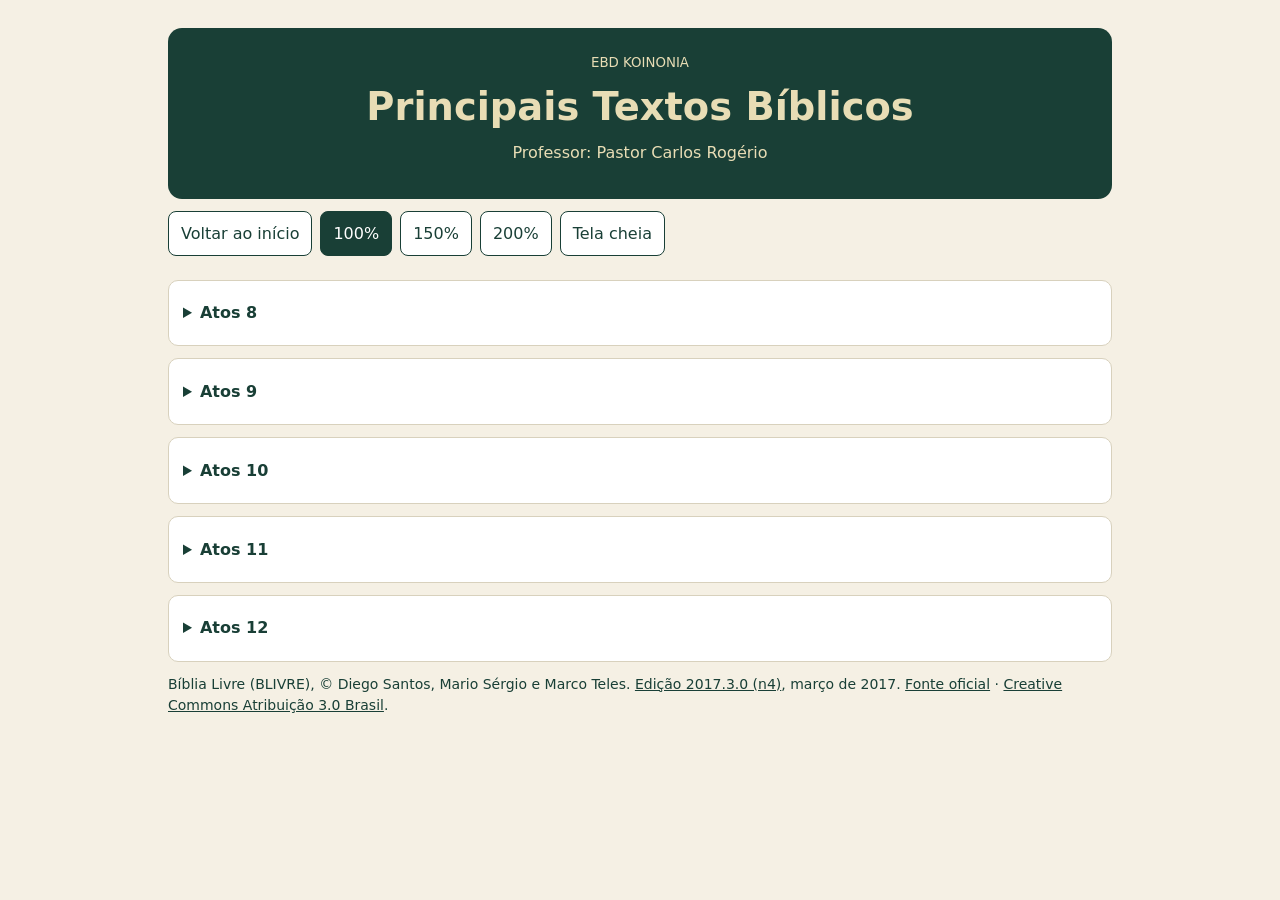
<file: principais-textos.html>
<!doctype html>
<html lang="pt-BR">
<head>
<meta charset="utf-8">
<meta name="viewport" content="width=device-width, initial-scale=1">
<meta http-equiv="Content-Security-Policy" content="default-src 'none'; style-src 'unsafe-inline'; script-src 'unsafe-inline' 'self'; base-uri 'none'; form-action 'none'; img-src 'self'; manifest-src 'self'; worker-src 'self'">
<title>Principais Textos Bíblicos — EBD KOINONIA</title>
<style>
*{box-sizing:border-box}body{margin:0;background:#f5f0e4;color:#193f36;font-family:system-ui,sans-serif}main{max-width:1000px;margin:auto;padding:16px}header{background:#193f36;color:#e8ddb5;padding:24px;border-radius:14px;text-align:center}header h1{font-size:1.5rem}nav{display:flex;flex-wrap:wrap;gap:8px;padding:12px 0;position:sticky;top:0;background:#f5f0e4;z-index:1}button,a{font:inherit;padding:12px;border:1px solid #193f36;border-radius:8px;background:#fff;color:#193f36;text-decoration:none;cursor:pointer}button[aria-pressed=true]{background:#193f36;color:white}#study{font-size:calc(1rem * var(--scale,1));line-height:1.6;overflow-wrap:anywhere}details{background:#fff;border:1px solid #d8d1bd;border-radius:10px;margin:12px 0;padding:14px}summary{font-weight:bold;cursor:pointer}h2{font-size:1.15em;margin-top:1.4em}li{margin:.4em 0}ul,ol{padding-left:1.5em}p{margin:.8em 0}

body:fullscreen{overflow:auto}
main{padding:clamp(12px,3vw,28px)}
header h1{font-size:clamp(1.5rem,4vw,2.4rem);margin:.35em 0}
nav a,nav button{min-height:44px;display:inline-flex;align-items:center}
:focus-visible{outline:3px solid #39765b;outline-offset:3px}
summary{padding-block:.35em}
.versiculos{white-space:pre-wrap}
.referencia{font-size:65%;font-weight:700;white-space:nowrap}
footer{font-size:.875rem;line-height:1.55}
footer a{display:inline;padding:0;border:0;background:transparent;text-decoration:underline}
#leitura-status{margin:0}
#leitura-status:empty{display:none}
@media(max-height:480px){nav{position:static}}
@media(min-width:1500px){
  main{max-width:78rem}
  #study{font-size:calc(1.25rem * var(--scale,1))}
}
</style>
<link rel="manifest" href="manifest.webmanifest"><link rel="apple-touch-icon" href="icons/apple-touch-icon.png"><script src="pwa.js" defer></script></head>
<body>
<main>
<header>
<small>EBD KOINONIA</small>
<h1>Principais Textos Bíblicos</h1>
<p>Professor: Pastor Carlos Rogério</p>
</header>
<nav aria-label="Controles de leitura">
<a href="index.html">Voltar ao início</a>
<button type="button" data-scale="1" aria-pressed="true">100%</button>
<button type="button" data-scale="1.5" aria-pressed="false">150%</button>
<button type="button" data-scale="2" aria-pressed="false">200%</button>
<button type="button" id="full" aria-pressed="false" hidden>Tela cheia</button>
</nav>
<p id="leitura-status" role="status"></p>
<article id="study" aria-label="Versículos de Atos">
<details><summary>Atos 8</summary><p class="versiculos"><strong class="referencia">Atos 8:1</strong> <span>E Saulo também consentia na morte dele. E naquele dia foi feita uma grande perseguição contra a igreja que estava em Jerusalém; e todos foram dispersos pelas regiões da Judeia, e de Samaria, exceto os apóstolos. </span> <strong class="referencia">Atos 8:4</strong> <span>Os que, pois, estavam dispersos, passavam anunciando a palavra. </span> <strong class="referencia">Atos 8:5</strong> <span>E Filipe, tendo descido à cidade de Samaria, pregava-lhes a Cristo. </span> <strong class="referencia">Atos 8:8</strong> <span>E havia grande alegria naquela cidade. </span> <strong class="referencia">Atos 8:20</strong> <span>Mas Pedro lhe disse: Teu dinheiro seja contigo para perdição, porque pensaste que o dom de Deus pudesse ser obtido por meio de dinheiro. </span> <strong class="referencia">Atos 8:29</strong> <span>E o Espírito disse a Filipe: Aproxima-te, e ajunta-te a esta carruagem. </span> <strong class="referencia">Atos 8:30</strong> <span>E Filipe, correndo, ouviu que ele estava lendo ao profeta Isaías, e disse: Tu entendes o que estás lendo? </span> <strong class="referencia">Atos 8:31</strong> <span>E ele disse: Como eu poderia, se alguém não me ensinar? E pediu a Filipe que subisse e se sentasse com ele. </span> <strong class="referencia">Atos 8:35</strong> <span>E Filipe, abrindo sua boca, e começando desta escritura, anunciou-lhe o Evangelho de Jesus. </span></p></details>
<details><summary>Atos 9</summary><p class="versiculos"><strong class="referencia">Atos 9:3</strong> <span>E indo, aconteceu que chegando perto de Damasco, repentinamente brilhou ao redor dele uma luz do céu. </span> <strong class="referencia">Atos 9:4</strong> <span>E caindo em terra, ouviu ma voz lhe dizendo: Saulo, Saulo, por que me persegues? </span> <strong class="referencia">Atos 9:5</strong> <span>E ele disse: Quem és, Senhor?E ele disse  : Eu sou Jesus, a quem tu persegues. </span> <strong class="referencia">Atos 9:15</strong> <span>Mas o Senhor lhe disse: Vai, porque este me é um vaso escolhido para levar meu nome diante dos gentios, e dos reis, e dos filhos de Israel; </span> <strong class="referencia">Atos 9:16</strong> <span>Porque eu mostrarei a ele o quanto ele deve sofrer por causa do meu nome. </span> <strong class="referencia">Atos 9:20</strong> <span>E logo nas sinagogas pregava a Cristo, dizendo que aquele era o Filho de Deus. </span> <strong class="referencia">Atos 9:31</strong> <span>Então as igrejas por toda a Judeia, e Galileia, e Samaria, tinham paz, e eram edificadas; e andando no temor do Senhor, e na consolação do Espírito Santo, se multiplicavam. </span></p></details>
<details><summary>Atos 10</summary><p class="versiculos"><strong class="referencia">Atos 10:13</strong> <span>E veio-lhe uma voz, dizendo : Pedro, mata e come. </span> <strong class="referencia">Atos 10:15</strong> <span>E a voz voltou a dizer ,pela segunda vez: O que Deus purificou, não faças tu como se fosse ordinário. </span> <strong class="referencia">Atos 10:34</strong> <span>E Pedro, abrindo a boca, disse: Reconheço que é verdade que Deus não faz acepção de pessoas. </span> <strong class="referencia">Atos 10:35</strong> <span>Mas sim, em toda nação, aquele que o teme, e pratica a justiça, este lhe é agradável. </span> <strong class="referencia">Atos 10:44</strong> <span>E estando Pedro ainda falando estas palavras, o Espírito Santo caiu sobre todos os que ouviam a palavra. </span></p></details>
<details><summary>Atos 11</summary><p class="versiculos"><strong class="referencia">Atos 11:15</strong> <span>E quando comecei a falar, caiu o Espírito Santo sobre eles, assim como também no princípio tinha caído sobre nós. </span> <strong class="referencia">Atos 11:18</strong> <span>E ao ouvirem estas coisas, se acalmaram, e glorificavam a Deus, dizendo: Portanto também aos gentios Deus deu arrependimento para a vida. </span> <strong class="referencia">Atos 11:21</strong> <span>E a mão do Senhor era com eles, e um grande número creu, e se converteu ao Senhor. </span> <strong class="referencia">Atos 11:23</strong> <span>O qual, ao chegar lá ,e tendo visto a graça de Deus, alegrou-se; e exortou a todos, para que com o propósito do coração permanecessem no Senhor. </span> <strong class="referencia">Atos 11:26</strong> <span>E sucedeu que, durante um ano completo eles se congregaram naquela igreja, e ensinavam a uma grande multidão; e em Antioquia os discípulos foram chamados pela primeira vez de cristãos. </span></p></details>
<details><summary>Atos 12</summary><p class="versiculos"><strong class="referencia">Atos 12:5</strong> <span>Então Pedro era mantido na prisão; mas a igreja fazia fervorosa oração a Deus por ele. </span> <strong class="referencia">Atos 12:7</strong> <span>E eis que veio acima um anjo do Senhor, e uma luz brilhou na prisão; e tocando em Pedro em sua lateral, despertou-o, dizendo; Levanta-te, depressa!E as correntes caíram de suas mãos. </span> <strong class="referencia">Atos 12:10</strong> <span>E ao passarem a primeira e a segunda guarda, chegaram à porta de ferro, que leva à cidade, a qual foi aberta por si mesma; e tendo saído, foram a uma rua, e logo o anjo partiu dele. </span> <strong class="referencia">Atos 12:11</strong> <span>E tendo Pedro voltado a si, disse: Agora eu sei verdadeiramente que o Senhor enviou a seu anjo, e me livrou da mão de Herodes, e de toda a expectativa do povo dos judeus. </span> <strong class="referencia">Atos 12:24</strong> <span>E a palavra de Deus crescia, e se multiplicava. </span></p></details>
</article>
<footer>
<p>Bíblia Livre (BLIVRE), © Diego Santos, Mario Sérgio e Marco Teles.
<a href="https://github.com/blivre/BibliaLivre/releases/tag/2017.3.0">Edição 2017.3.0 (n4)</a>,
março de 2017.
<a href="https://github.com/blivre/BibliaLivre">Fonte oficial</a> ·
<a href="https://creativecommons.org/licenses/by/3.0/br/" rel="license">Creative Commons Atribuição 3.0 Brasil</a>.</p>
</footer>
</main>
<script>
const leitura = document.querySelector('#study');
const escalas = document.querySelectorAll('[data-scale]');
const tela = document.querySelector('#full');
const statusLeitura = document.querySelector('#leitura-status');

escalas.forEach(botao => {
  botao.addEventListener('click', () => {
    leitura.style.setProperty('--scale', botao.dataset.scale);
    escalas.forEach(opcao => opcao.setAttribute('aria-pressed', String(opcao === botao)));
  });
});

tela.hidden = !document.fullscreenEnabled;
document.addEventListener('fullscreenchange', () => {
  const ativa = Boolean(document.fullscreenElement);
  tela.textContent = ativa ? 'Sair da tela cheia' : 'Tela cheia';
  tela.setAttribute('aria-pressed', String(ativa));
});
tela.addEventListener('click', async () => {
  statusLeitura.textContent = '';
  try {
    if (document.fullscreenElement) {
      await document.exitFullscreen();
    } else {
      await document.body.requestFullscreen();
    }
  } catch {
    statusLeitura.textContent = 'O navegador não conseguiu alternar a tela cheia.';
  }
});
</script>
</body>
</html>
</file>
<file: explorar.css>
#atlas-nav{margin-block:12px}
#atlas-nav button:disabled{opacity:.55;cursor:default}
.atlas-controls{align-items:center}
.atlas-controls label{margin-right:auto}
.atlas-controls button,.atlas-points button{width:auto}
.atlas-map{display:block;width:100%;max-width:580px;height:auto;margin:auto;
  background:#e1edef;border:1px solid #b9c6bd;border-radius:12px}
.atlas-map text{font:600 11px system-ui;fill:#193b34;paint-order:stroke;
  stroke:#f3f0e8;stroke-width:3px;stroke-linejoin:round}
.atlas-map .atlas-place{cursor:pointer}
.atlas-map .atlas-place:focus circle,.atlas-map .atlas-place[aria-pressed=true] circle{
  stroke:#6b441c;stroke-width:4px;fill:#f4dfae}
.atlas-points{display:flex;flex-wrap:wrap;gap:6px}
.atlas-points button[aria-pressed=true]{background:#193b34;color:white}
.atlas-slide{width:min(96vw,1100px);max-width:none;max-height:94vh;
  background:#f3f0e8;color:#243b35;overflow:auto;font-size:clamp(18px,2.5vw,32px)}
.atlas-slide:fullscreen{width:100%;height:100%;max-height:none;padding:clamp(16px,4vw,60px)}
.atlas-slide h2{font-size:clamp(28px,5vw,62px);margin-block:.25em}
.atlas-slide-controls{display:flex;flex-wrap:wrap;gap:8px}
.atlas-slide-controls button{width:auto}
.atlas-address{overflow-wrap:anywhere}
@media(max-width:480px){.atlas-controls label{width:100%}
  .atlas-controls select{max-width:100%}}
</file>
